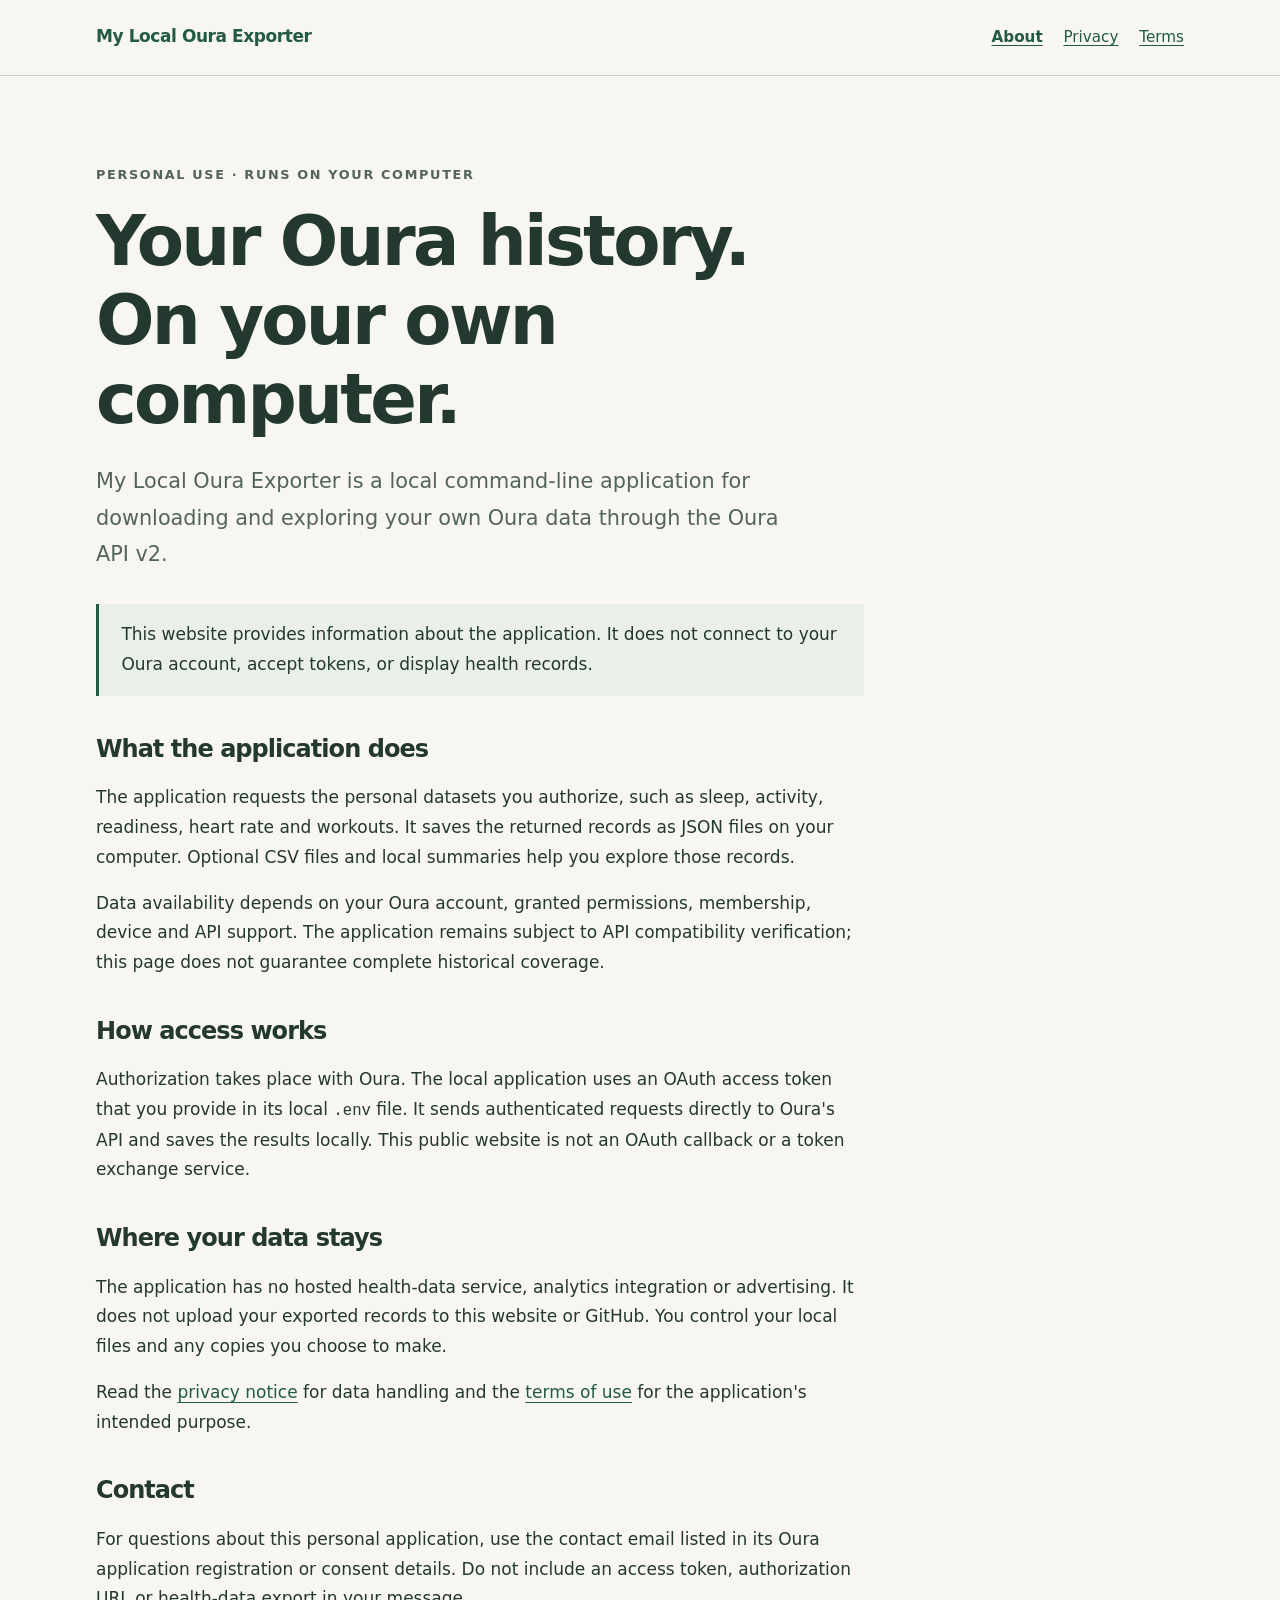
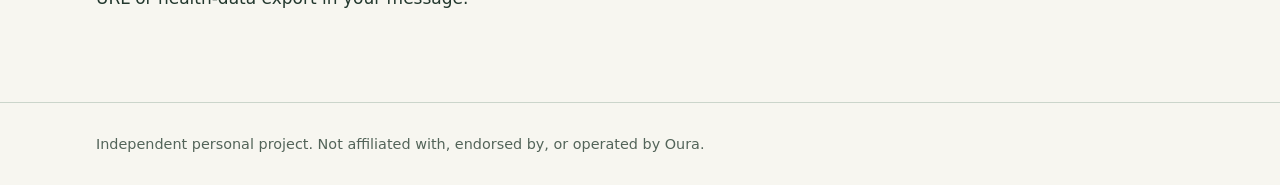
<file: index.html>
<!doctype html>
<html lang="en">
<head>
  <meta charset="utf-8">
  <meta name="viewport" content="width=device-width, initial-scale=1">
  <meta name="description" content="My Local Oura Exporter is a personal command-line application for downloading and exploring your own Oura data on your computer.">
  <title>My Local Oura Exporter</title>
  <link rel="stylesheet" href="styles.css">
</head>
<body>
  <a class="skip" href="#main">Skip to content</a>
  <header><div class="shell">
    <a class="brand" href="index.html">My Local Oura Exporter</a>
    <nav aria-label="Main navigation"><a href="index.html" aria-current="page">About</a><a href="privacy.html">Privacy</a><a href="terms.html">Terms</a></nav>
  </div></header>
  <main id="main" class="shell">
    <p class="eyebrow">Personal use · Runs on your computer</p>
    <h1>Your Oura history.<br>On your own computer.</h1>
    <p class="lead">My Local Oura Exporter is a local command-line application for downloading and exploring your own Oura data through the Oura API v2.</p>
    <div class="prose">
      <div class="note"><p>This website provides information about the application. It does not connect to your Oura account, accept tokens, or display health records.</p></div>
      <h2>What the application does</h2>
      <p>The application requests the personal datasets you authorize, such as sleep, activity, readiness, heart rate and workouts. It saves the returned records as JSON files on your computer. Optional CSV files and local summaries help you explore those records.</p>
      <p>Data availability depends on your Oura account, granted permissions, membership, device and API support. The application remains subject to API compatibility verification; this page does not guarantee complete historical coverage.</p>
      <h2>How access works</h2>
      <p>Authorization takes place with Oura. The local application uses an OAuth access token that you provide in its local <code>.env</code> file. It sends authenticated requests directly to Oura's API and saves the results locally. This public website is not an OAuth callback or a token exchange service.</p>
      <h2>Where your data stays</h2>
      <p>The application has no hosted health-data service, analytics integration or advertising. It does not upload your exported records to this website or GitHub. You control your local files and any copies you choose to make.</p>
      <p>Read the <a href="privacy.html">privacy notice</a> for data handling and the <a href="terms.html">terms of use</a> for the application's intended purpose.</p>
      <h2>Contact</h2>
      <p>For questions about this personal application, use the contact email listed in its Oura application registration or consent details. Do not include an access token, authorization URL or health-data export in your message.</p>
    </div>
  </main>
  <footer><div class="shell"><p>Independent personal project. Not affiliated with, endorsed by, or operated by Oura.</p></div></footer>
</body>
</html>
</file>
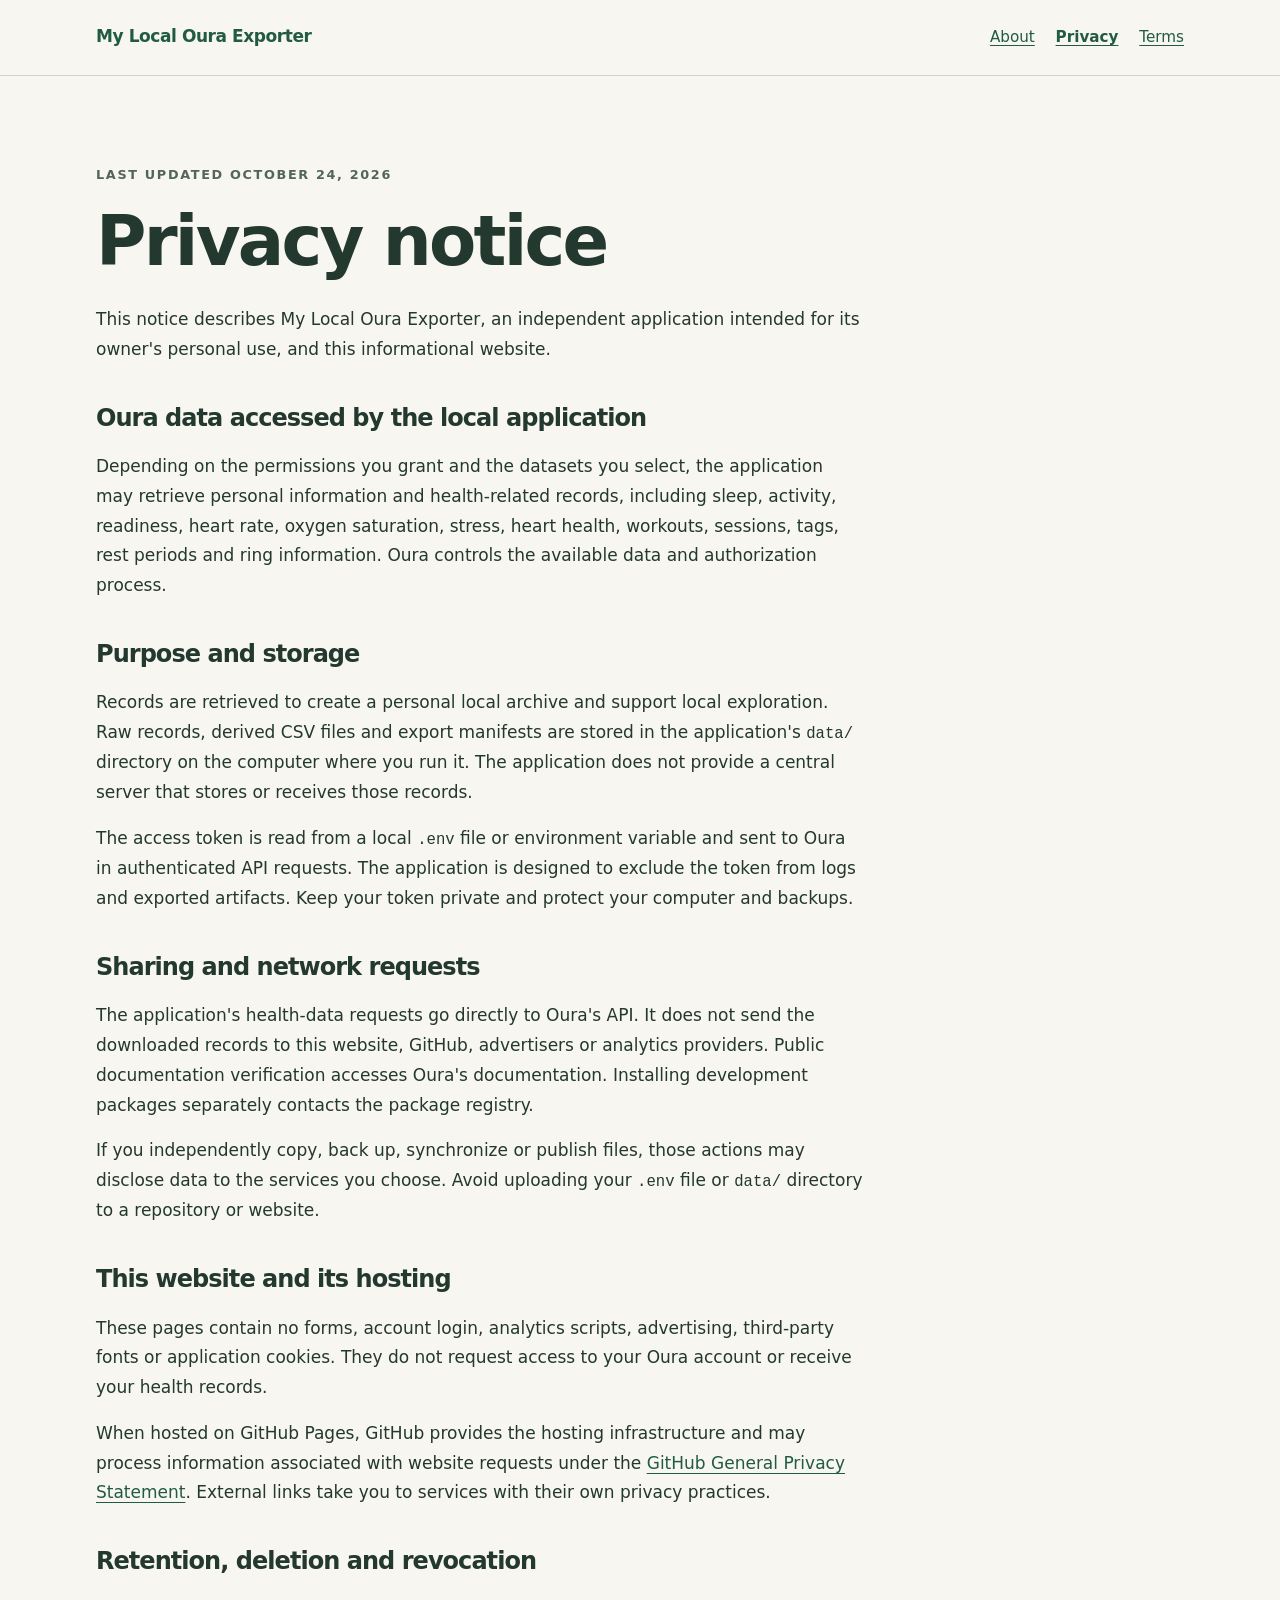
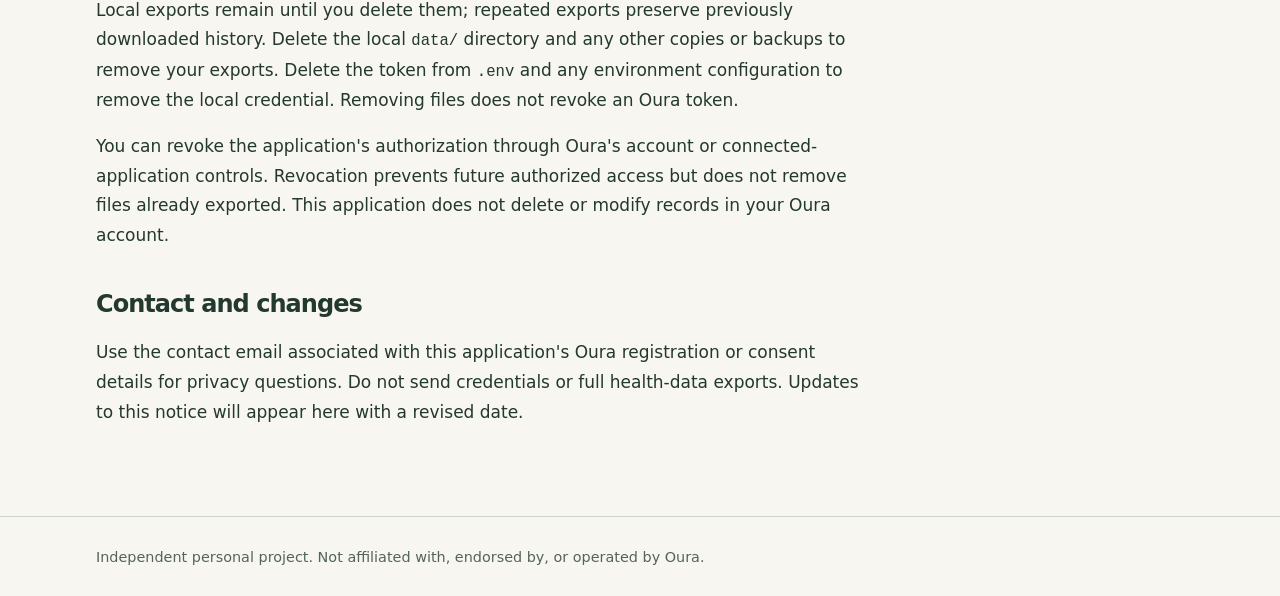
<file: privacy.html>
<!doctype html>
<html lang="en">
<head>
  <meta charset="utf-8">
  <meta name="viewport" content="width=device-width, initial-scale=1">
  <meta name="description" content="How My Local Oura Exporter handles Oura authorization, local health-data exports and visits to this informational website.">
  <title>Privacy Notice · My Local Oura Exporter</title>
  <link rel="stylesheet" href="styles.css">
</head>
<body>
  <a class="skip" href="#main">Skip to content</a>
  <header><div class="shell">
    <a class="brand" href="index.html">My Local Oura Exporter</a>
    <nav aria-label="Main navigation"><a href="index.html">About</a><a href="privacy.html" aria-current="page">Privacy</a><a href="terms.html">Terms</a></nav>
  </div></header>
  <main id="main" class="shell"><article class="prose">
    <p class="eyebrow">Last updated October 24, 2026</p>
    <h1>Privacy notice</h1>
    <p>This notice describes My Local Oura Exporter, an independent application intended for its owner's personal use, and this informational website.</p>
    <h2>Oura data accessed by the local application</h2>
    <p>Depending on the permissions you grant and the datasets you select, the application may retrieve personal information and health-related records, including sleep, activity, readiness, heart rate, oxygen saturation, stress, heart health, workouts, sessions, tags, rest periods and ring information. Oura controls the available data and authorization process.</p>
    <h2>Purpose and storage</h2>
    <p>Records are retrieved to create a personal local archive and support local exploration. Raw records, derived CSV files and export manifests are stored in the application's <code>data/</code> directory on the computer where you run it. The application does not provide a central server that stores or receives those records.</p>
    <p>The access token is read from a local <code>.env</code> file or environment variable and sent to Oura in authenticated API requests. The application is designed to exclude the token from logs and exported artifacts. Keep your token private and protect your computer and backups.</p>
    <h2>Sharing and network requests</h2>
    <p>The application's health-data requests go directly to Oura's API. It does not send the downloaded records to this website, GitHub, advertisers or analytics providers. Public documentation verification accesses Oura's documentation. Installing development packages separately contacts the package registry.</p>
    <p>If you independently copy, back up, synchronize or publish files, those actions may disclose data to the services you choose. Avoid uploading your <code>.env</code> file or <code>data/</code> directory to a repository or website.</p>
    <h2>This website and its hosting</h2>
    <p>These pages contain no forms, account login, analytics scripts, advertising, third-party fonts or application cookies. They do not request access to your Oura account or receive your health records.</p>
    <p>When hosted on GitHub Pages, GitHub provides the hosting infrastructure and may process information associated with website requests under the <a href="https://docs.github.com/en/site-policy/privacy-policies/github-general-privacy-statement">GitHub General Privacy Statement</a>. External links take you to services with their own privacy practices.</p>
    <h2>Retention, deletion and revocation</h2>
    <p>Local exports remain until you delete them; repeated exports preserve previously downloaded history. Delete the local <code>data/</code> directory and any other copies or backups to remove your exports. Delete the token from <code>.env</code> and any environment configuration to remove the local credential. Removing files does not revoke an Oura token.</p>
    <p>You can revoke the application's authorization through Oura's account or connected-application controls. Revocation prevents future authorized access but does not remove files already exported. This application does not delete or modify records in your Oura account.</p>
    <h2>Contact and changes</h2>
    <p>Use the contact email associated with this application's Oura registration or consent details for privacy questions. Do not send credentials or full health-data exports. Updates to this notice will appear here with a revised date.</p>
  </article></main>
  <footer><div class="shell"><p>Independent personal project. Not affiliated with, endorsed by, or operated by Oura.</p></div></footer>
</body>
</html>
</file>
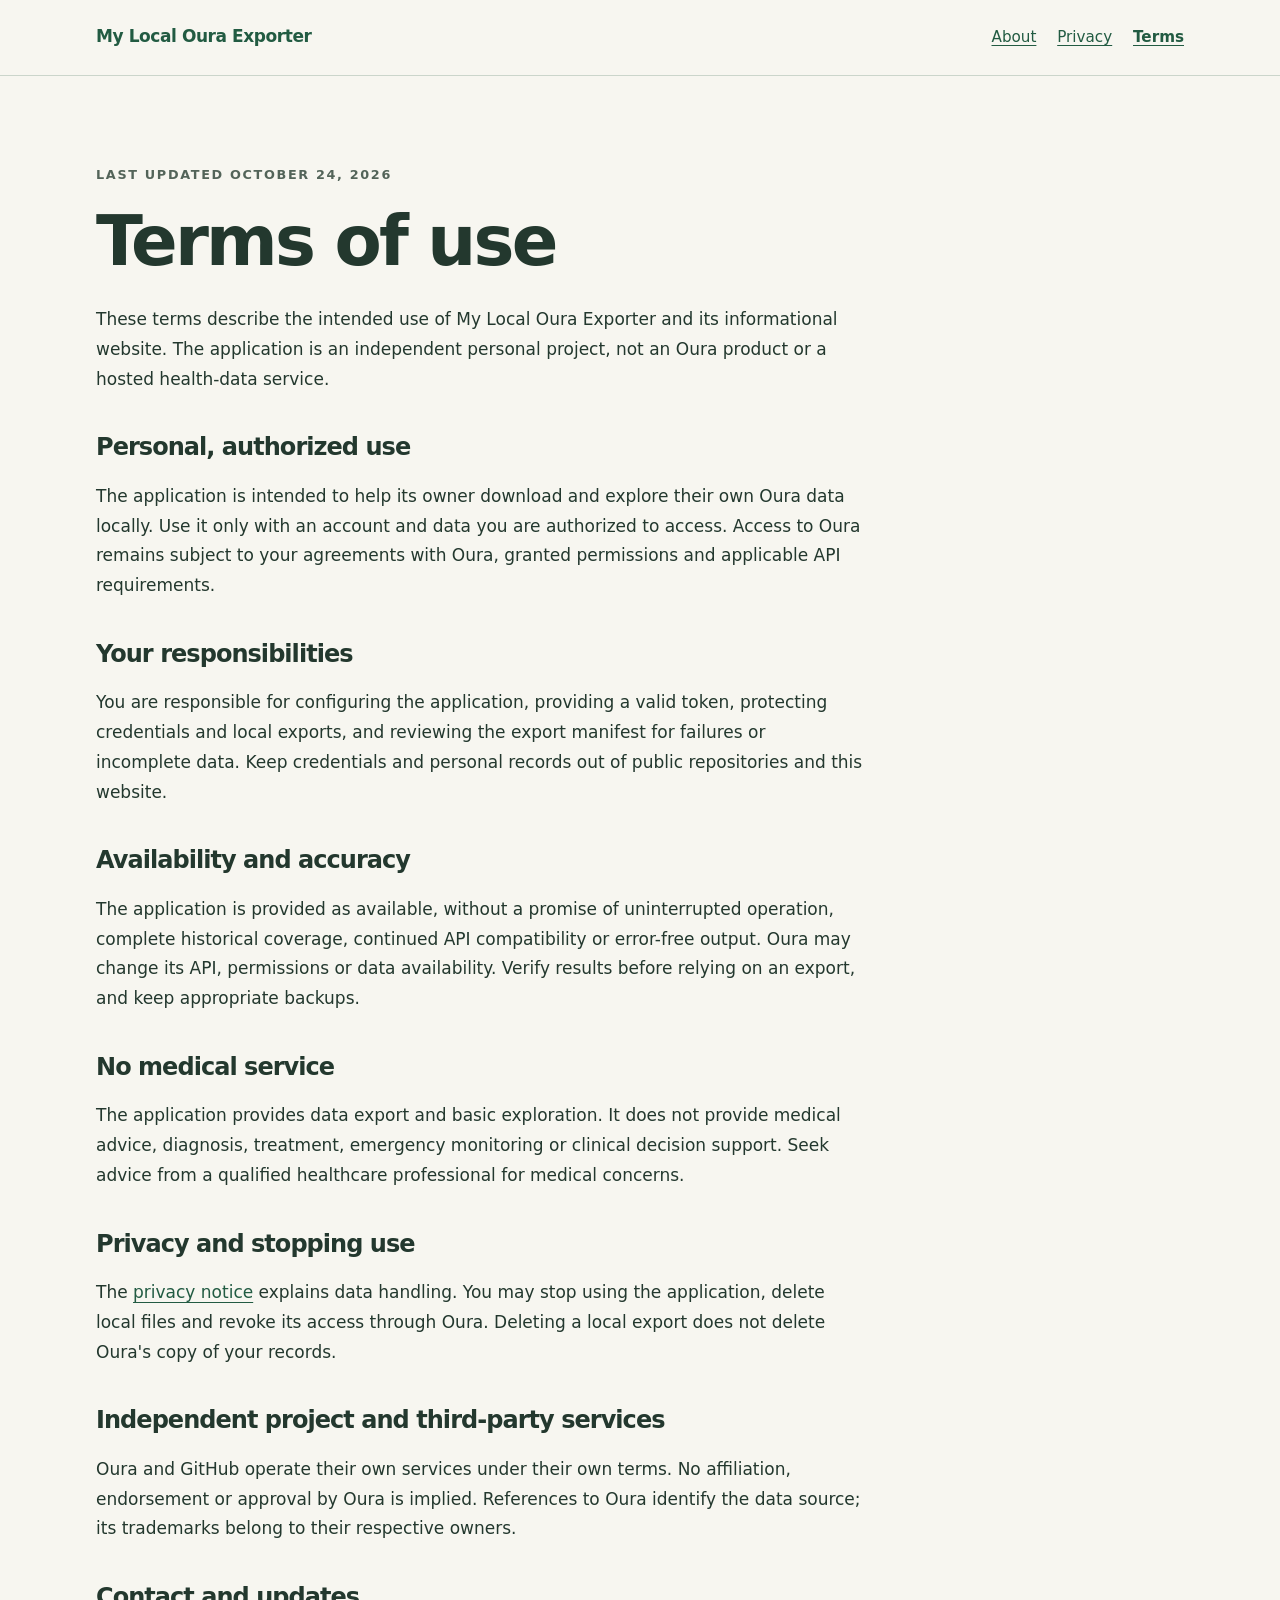
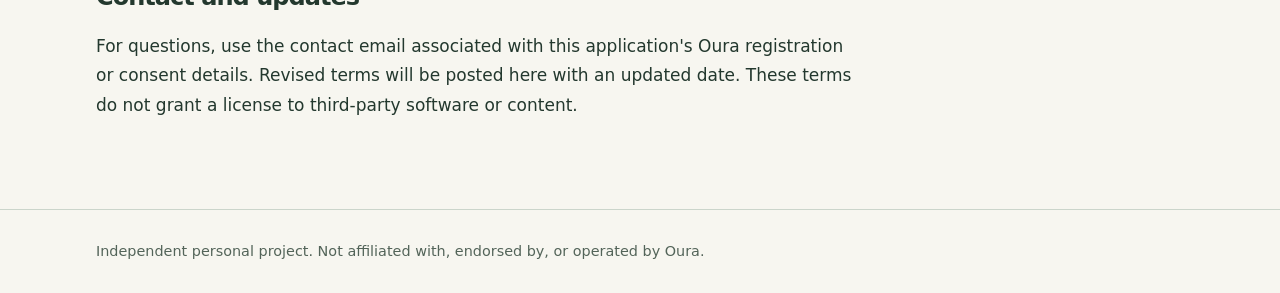
<file: terms.html>
<!doctype html>
<html lang="en">
<head>
  <meta charset="utf-8">
  <meta name="viewport" content="width=device-width, initial-scale=1">
  <meta name="description" content="Terms for the intended personal use of My Local Oura Exporter and its informational website.">
  <title>Terms of Use · My Local Oura Exporter</title>
  <link rel="stylesheet" href="styles.css">
</head>
<body>
  <a class="skip" href="#main">Skip to content</a>
  <header><div class="shell">
    <a class="brand" href="index.html">My Local Oura Exporter</a>
    <nav aria-label="Main navigation"><a href="index.html">About</a><a href="privacy.html">Privacy</a><a href="terms.html" aria-current="page">Terms</a></nav>
  </div></header>
  <main id="main" class="shell"><article class="prose">
    <p class="eyebrow">Last updated October 24, 2026</p>
    <h1>Terms of use</h1>
    <p>These terms describe the intended use of My Local Oura Exporter and its informational website. The application is an independent personal project, not an Oura product or a hosted health-data service.</p>
    <h2>Personal, authorized use</h2>
    <p>The application is intended to help its owner download and explore their own Oura data locally. Use it only with an account and data you are authorized to access. Access to Oura remains subject to your agreements with Oura, granted permissions and applicable API requirements.</p>
    <h2>Your responsibilities</h2>
    <p>You are responsible for configuring the application, providing a valid token, protecting credentials and local exports, and reviewing the export manifest for failures or incomplete data. Keep credentials and personal records out of public repositories and this website.</p>
    <h2>Availability and accuracy</h2>
    <p>The application is provided as available, without a promise of uninterrupted operation, complete historical coverage, continued API compatibility or error-free output. Oura may change its API, permissions or data availability. Verify results before relying on an export, and keep appropriate backups.</p>
    <h2>No medical service</h2>
    <p>The application provides data export and basic exploration. It does not provide medical advice, diagnosis, treatment, emergency monitoring or clinical decision support. Seek advice from a qualified healthcare professional for medical concerns.</p>
    <h2>Privacy and stopping use</h2>
    <p>The <a href="privacy.html">privacy notice</a> explains data handling. You may stop using the application, delete local files and revoke its access through Oura. Deleting a local export does not delete Oura's copy of your records.</p>
    <h2>Independent project and third-party services</h2>
    <p>Oura and GitHub operate their own services under their own terms. No affiliation, endorsement or approval by Oura is implied. References to Oura identify the data source; its trademarks belong to their respective owners.</p>
    <h2>Contact and updates</h2>
    <p>For questions, use the contact email associated with this application's Oura registration or consent details. Revised terms will be posted here with an updated date. These terms do not grant a license to third-party software or content.</p>
  </article></main>
  <footer><div class="shell"><p>Independent personal project. Not affiliated with, endorsed by, or operated by Oura.</p></div></footer>
</body>
</html>
</file>
<file: styles.css>
:root { color-scheme: light; --paper: #f7f6f0; --ink: #23382e; --muted: #536459; --line: #cbd5cb; --accent: #225b42; }
* { box-sizing: border-box; }
body { margin: 0; background: var(--paper); color: var(--ink); font: 1.0625rem/1.75 system-ui, -apple-system, BlinkMacSystemFont, "Segoe UI", sans-serif; }
a { color: var(--accent); text-underline-offset: .22em; }
a:hover { text-decoration-thickness: .15em; }
a:focus-visible { outline: 3px solid var(--accent); outline-offset: 5px; border-radius: 2px; }
.skip { position: absolute; top: -100px; left: 1rem; padding: .5rem 1rem; background: white; }
.skip:focus { top: 1rem; }
.shell { width: min(100% - 3rem, 68rem); margin: auto; }
header { border-bottom: 1px solid var(--line); }
header .shell { display: flex; align-items: center; justify-content: space-between; gap: 1rem; padding-block: 1.4rem; flex-wrap: wrap; }
.brand { font-weight: 700; text-decoration: none; letter-spacing: -.025em; }
nav { display: flex; gap: 1.3rem; flex-wrap: wrap; font-size: .95rem; }
nav a[aria-current="page"] { font-weight: 700; }
main { padding-block: 4.5rem; }
.prose { max-width: 48rem; }
.eyebrow { text-transform: uppercase; font-size: .8rem; letter-spacing: .13em; font-weight: 700; color: var(--muted); }
h1, h2 { line-height: 1.15; letter-spacing: -.04em; }
h1 { max-width: 52rem; font-size: clamp(2.2rem, 6vw, 4.3rem); margin: .7rem 0 1.5rem; font-weight: 600; }
h2 { font-size: 1.5rem; margin-top: 2.5rem; }
p, ul, ol { margin-block: 1rem; }
li + li { margin-top: .45rem; }
.lead { font-size: 1.3rem; color: var(--muted); max-width: 44rem; }
.note { border-left: 3px solid var(--accent); background: #eaf0e7; padding: 1rem 1.4rem; margin-block: 2rem; }
.note p { margin: 0; }
code { font-size: .92em; overflow-wrap: anywhere; }
footer { border-top: 1px solid var(--line); padding-block: 1.8rem; color: var(--muted); font-size: .9rem; }
footer p { margin: 0; }
@media (max-width: 36rem) { main { padding-block: 2.5rem; } .shell { width: min(100% - 2rem, 68rem); } }
</file>
